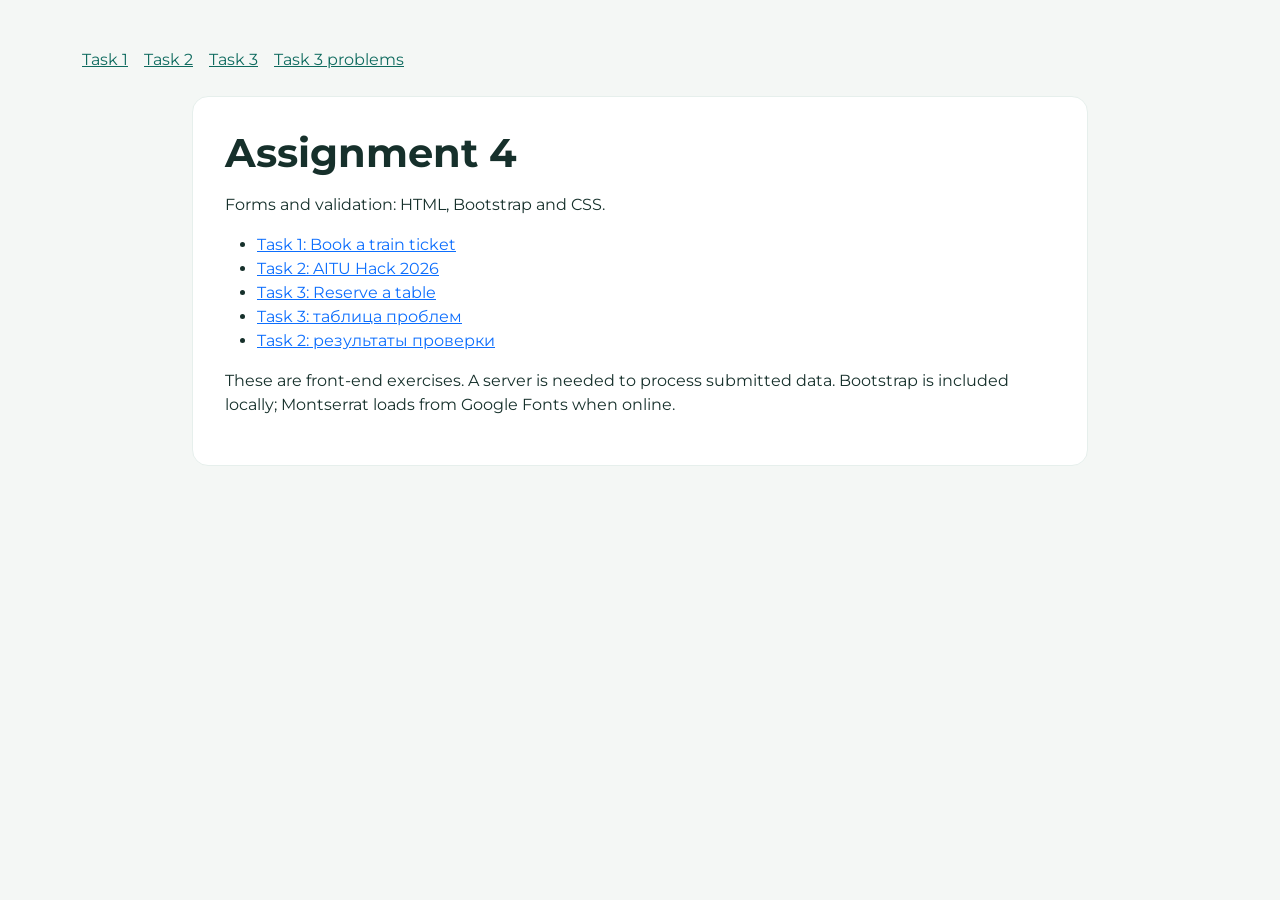
<file: Assignment4/index.html>
<!doctype html>
<html lang="en">
<head>
  <meta charset="UTF-8">
  <meta name="viewport" content="width=device-width, initial-scale=1">
  <title>Assignment 4</title>
  <link rel="stylesheet" href="bootstrap.min.css">
  <link rel="stylesheet" href="style.css">
</head>
<body class="">
  <main class="container py-4 py-md-5">
    <nav class="mb-4 d-flex flex-wrap gap-3" aria-label="Assignments">
      <a href="task1.html">Task 1</a>
      <a href="task2.html">Task 2</a>
      <a href="task3.html">Task 3</a>
      <a href="problems.html">Task 3 problems</a>
    </nav>
    <section class="assignment-panel">
      <h1>Assignment 4</h1>
      <p>Forms and validation: HTML, Bootstrap and CSS.</p>
      <ul><li><a href="task1.html">Task 1: Book a train ticket</a></li>
      <li><a href="task2.html">Task 2: AITU Hack 2026</a></li>
      <li><a href="task3.html">Task 3: Reserve a table</a></li>
      <li><a href="problems.html">Task 3: таблица проблем</a></li><li><a href="results.html">Task 2: результаты проверки</a></li></ul>
      <p>These are front-end exercises. A server is needed to process submitted data. Bootstrap is included locally; Montserrat loads from Google Fonts when online.</p>
    </section>
  </main>
</body>
</html>
</file>
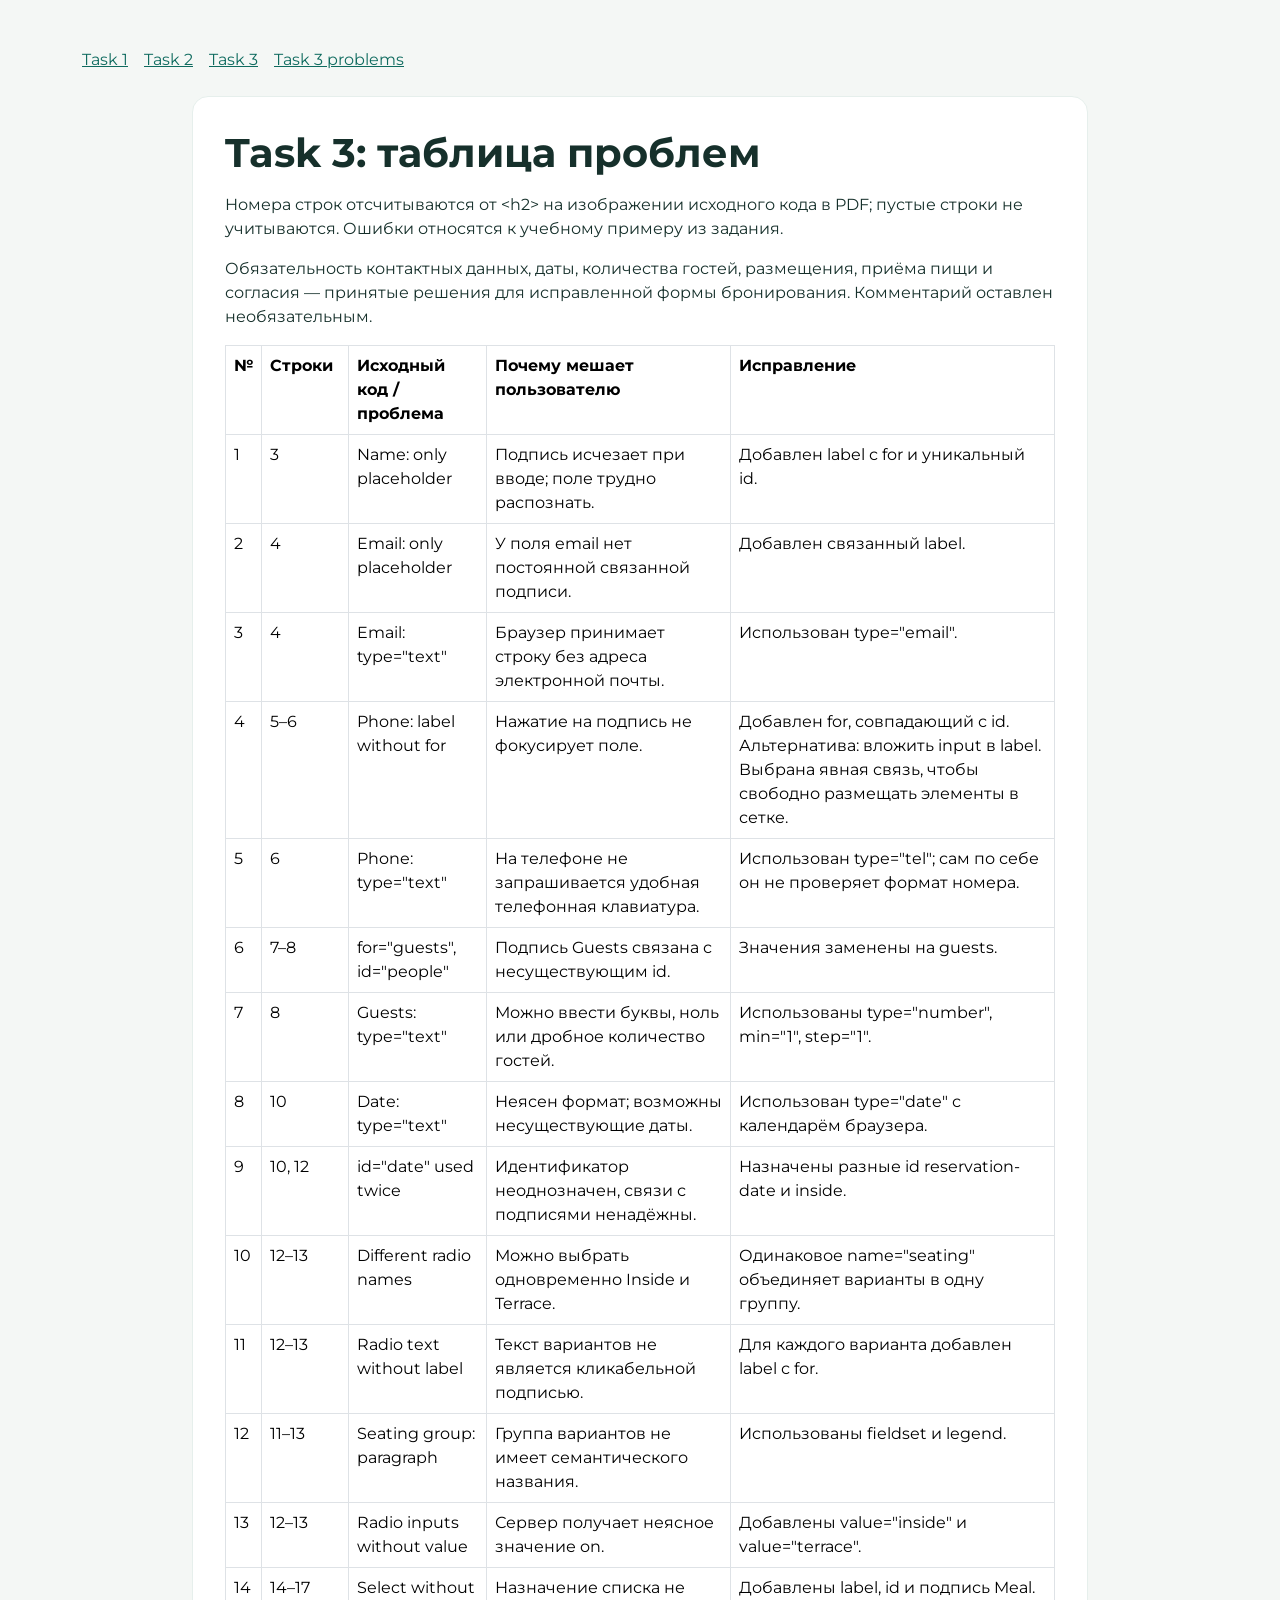
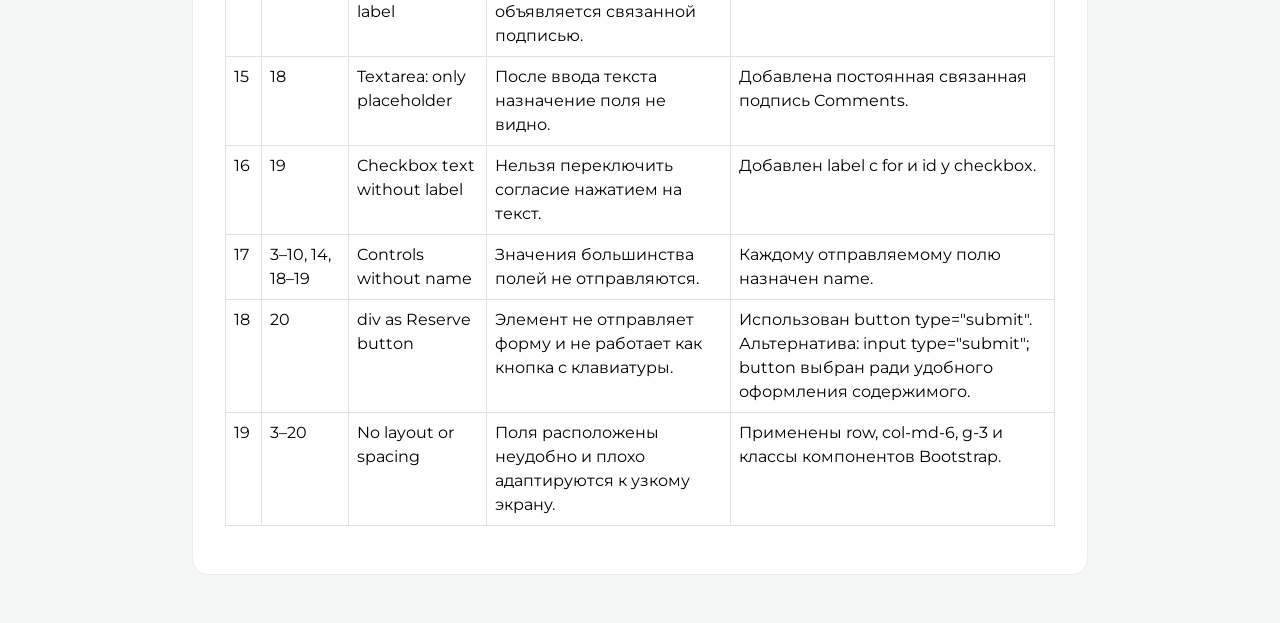
<file: Assignment4/problems.html>
<!doctype html>
<html lang="ru">
<head>
  <meta charset="UTF-8">
  <meta name="viewport" content="width=device-width, initial-scale=1">
  <title>Task 3 problems</title>
  <link rel="stylesheet" href="bootstrap.min.css">
  <link rel="stylesheet" href="style.css">
</head>
<body class="">
  <main class="container py-4 py-md-5">
    <nav class="mb-4 d-flex flex-wrap gap-3" aria-label="Assignments">
      <a href="task1.html">Task 1</a>
      <a href="task2.html">Task 2</a>
      <a href="task3.html">Task 3</a>
      <a href="problems.html">Task 3 problems</a>
    </nav>
    <section class="assignment-panel">
      <h1>Task 3: таблица проблем</h1>
      <p>Номера строк отсчитываются от &lt;h2&gt; на изображении исходного кода в PDF; пустые строки не учитываются. Ошибки относятся к учебному примеру из задания.</p>
      <p>Обязательность контактных данных, даты, количества гостей, размещения, приёма пищи и согласия — принятые решения для исправленной формы бронирования. Комментарий оставлен необязательным.</p>
      <div class="table-responsive">
        <table class="table table-bordered">
          <thead><tr><th>№</th><th>Строки</th><th>Исходный код / проблема</th><th>Почему мешает пользователю</th><th>Исправление</th></tr></thead>
          <tbody><tr><td>1</td><td>3</td><td>Name: only placeholder</td><td>Подпись исчезает при вводе; поле трудно распознать.</td><td>Добавлен label с for и уникальный id.</td></tr><tr><td>2</td><td>4</td><td>Email: only placeholder</td><td>У поля email нет постоянной связанной подписи.</td><td>Добавлен связанный label.</td></tr><tr><td>3</td><td>4</td><td>Email: type=&quot;text&quot;</td><td>Браузер принимает строку без адреса электронной почты.</td><td>Использован type=&quot;email&quot;.</td></tr><tr><td>4</td><td>5–6</td><td>Phone: label without for</td><td>Нажатие на подпись не фокусирует поле.</td><td>Добавлен for, совпадающий с id. Альтернатива: вложить input в label. Выбрана явная связь, чтобы свободно размещать элементы в сетке.</td></tr><tr><td>5</td><td>6</td><td>Phone: type=&quot;text&quot;</td><td>На телефоне не запрашивается удобная телефонная клавиатура.</td><td>Использован type=&quot;tel&quot;; сам по себе он не проверяет формат номера.</td></tr><tr><td>6</td><td>7–8</td><td>for=&quot;guests&quot;, id=&quot;people&quot;</td><td>Подпись Guests связана с несуществующим id.</td><td>Значения заменены на guests.</td></tr><tr><td>7</td><td>8</td><td>Guests: type=&quot;text&quot;</td><td>Можно ввести буквы, ноль или дробное количество гостей.</td><td>Использованы type=&quot;number&quot;, min=&quot;1&quot;, step=&quot;1&quot;.</td></tr><tr><td>8</td><td>10</td><td>Date: type=&quot;text&quot;</td><td>Неясен формат; возможны несуществующие даты.</td><td>Использован type=&quot;date&quot; с календарём браузера.</td></tr><tr><td>9</td><td>10, 12</td><td>id=&quot;date&quot; used twice</td><td>Идентификатор неоднозначен, связи с подписями ненадёжны.</td><td>Назначены разные id reservation-date и inside.</td></tr><tr><td>10</td><td>12–13</td><td>Different radio names</td><td>Можно выбрать одновременно Inside и Terrace.</td><td>Одинаковое name=&quot;seating&quot; объединяет варианты в одну группу.</td></tr><tr><td>11</td><td>12–13</td><td>Radio text without label</td><td>Текст вариантов не является кликабельной подписью.</td><td>Для каждого варианта добавлен label с for.</td></tr><tr><td>12</td><td>11–13</td><td>Seating group: paragraph</td><td>Группа вариантов не имеет семантического названия.</td><td>Использованы fieldset и legend.</td></tr><tr><td>13</td><td>12–13</td><td>Radio inputs without value</td><td>Сервер получает неясное значение on.</td><td>Добавлены value=&quot;inside&quot; и value=&quot;terrace&quot;.</td></tr><tr><td>14</td><td>14–17</td><td>Select without label</td><td>Назначение списка не объявляется связанной подписью.</td><td>Добавлены label, id и подпись Meal.</td></tr><tr><td>15</td><td>18</td><td>Textarea: only placeholder</td><td>После ввода текста назначение поля не видно.</td><td>Добавлена постоянная связанная подпись Comments.</td></tr><tr><td>16</td><td>19</td><td>Checkbox text without label</td><td>Нельзя переключить согласие нажатием на текст.</td><td>Добавлен label с for и id у checkbox.</td></tr><tr><td>17</td><td>3–10, 14, 18–19</td><td>Controls without name</td><td>Значения большинства полей не отправляются.</td><td>Каждому отправляемому полю назначен name.</td></tr><tr><td>18</td><td>20</td><td>div as Reserve button</td><td>Элемент не отправляет форму и не работает как кнопка с клавиатуры.</td><td>Использован button type=&quot;submit&quot;. Альтернатива: input type=&quot;submit&quot;; button выбран ради удобного оформления содержимого.</td></tr><tr><td>19</td><td>3–20</td><td>No layout or spacing</td><td>Поля расположены неудобно и плохо адаптируются к узкому экрану.</td><td>Применены row, col-md-6, g-3 и классы компонентов Bootstrap.</td></tr></tbody>
        </table>
      </div>
    </section>
  </main>
</body>
</html>
</file>
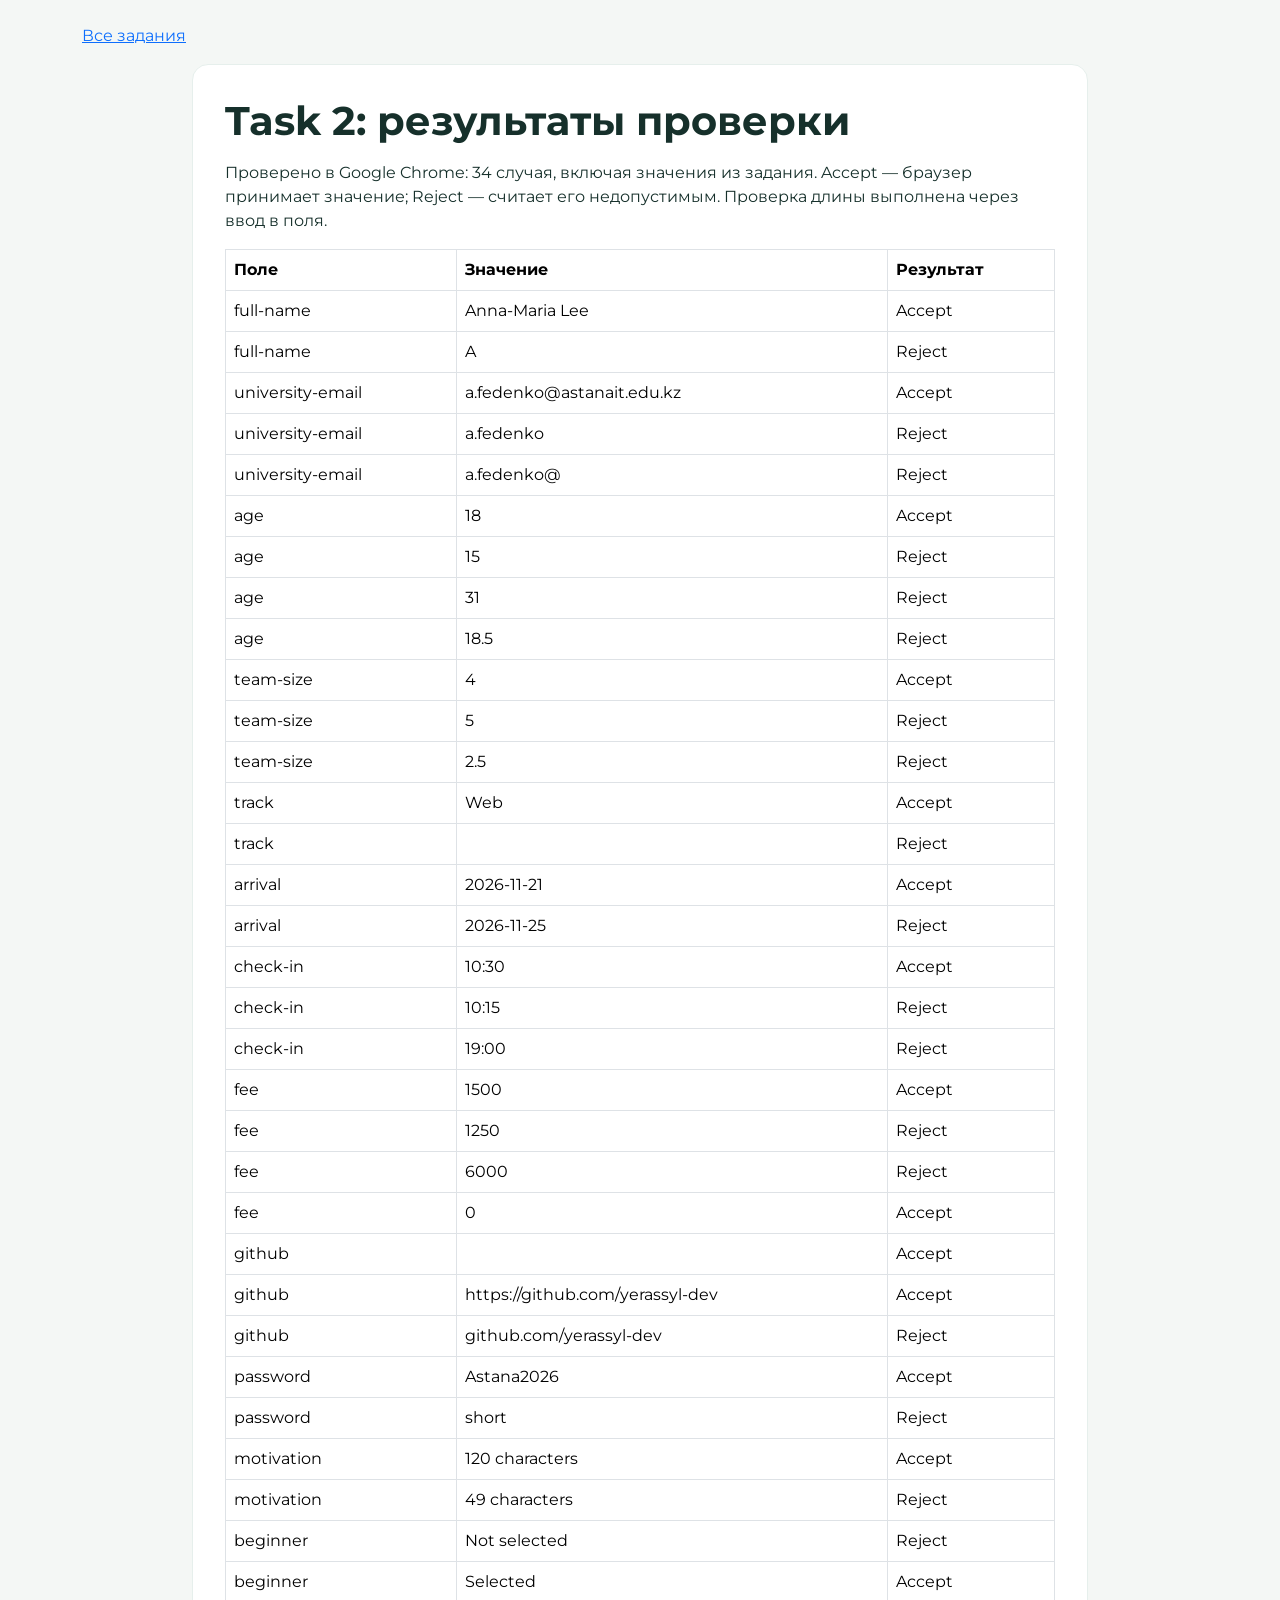
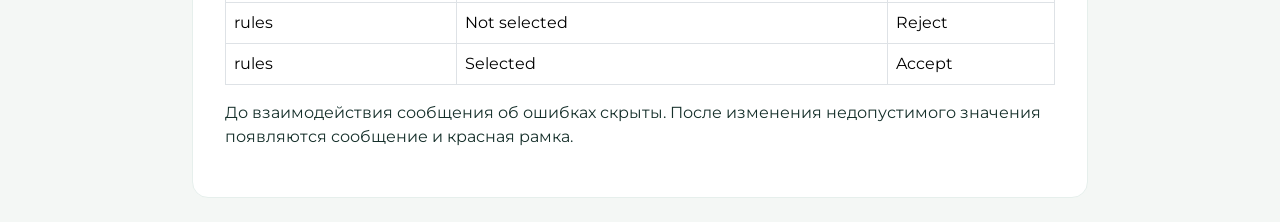
<file: Assignment4/results.html>
<!doctype html>
<html lang="ru">
<head>
<meta charset="UTF-8">
<meta name="viewport" content="width=device-width, initial-scale=1">
<title>Task 2: результаты проверки</title>
<link rel="stylesheet" href="bootstrap.min.css">
<link rel="stylesheet" href="style.css">
</head>
<body><main class="container py-4">
<a href="index.html">Все задания</a>
<section class="assignment-panel mt-3">
<h1>Task 2: результаты проверки</h1>
<p>Проверено в Google Chrome: 34 случая, включая значения из задания. Accept — браузер принимает значение; Reject — считает его недопустимым. Проверка длины выполнена через ввод в поля.</p>
<div class="table-responsive"><table class="table table-bordered"><thead><tr><th>Поле</th><th>Значение</th><th>Результат</th></tr></thead><tbody><tr><td>full-name</td><td>Anna-Maria Lee</td><td>Accept</td></tr><tr><td>full-name</td><td>A</td><td>Reject</td></tr><tr><td>university-email</td><td>a.fedenko@astanait.edu.kz</td><td>Accept</td></tr><tr><td>university-email</td><td>a.fedenko</td><td>Reject</td></tr><tr><td>university-email</td><td>a.fedenko@</td><td>Reject</td></tr><tr><td>age</td><td>18</td><td>Accept</td></tr><tr><td>age</td><td>15</td><td>Reject</td></tr><tr><td>age</td><td>31</td><td>Reject</td></tr><tr><td>age</td><td>18.5</td><td>Reject</td></tr><tr><td>team-size</td><td>4</td><td>Accept</td></tr><tr><td>team-size</td><td>5</td><td>Reject</td></tr><tr><td>team-size</td><td>2.5</td><td>Reject</td></tr><tr><td>track</td><td>Web</td><td>Accept</td></tr><tr><td>track</td><td></td><td>Reject</td></tr><tr><td>arrival</td><td>2026-11-21</td><td>Accept</td></tr><tr><td>arrival</td><td>2026-11-25</td><td>Reject</td></tr><tr><td>check-in</td><td>10:30</td><td>Accept</td></tr><tr><td>check-in</td><td>10:15</td><td>Reject</td></tr><tr><td>check-in</td><td>19:00</td><td>Reject</td></tr><tr><td>fee</td><td>1500</td><td>Accept</td></tr><tr><td>fee</td><td>1250</td><td>Reject</td></tr><tr><td>fee</td><td>6000</td><td>Reject</td></tr><tr><td>fee</td><td>0</td><td>Accept</td></tr><tr><td>github</td><td></td><td>Accept</td></tr><tr><td>github</td><td>https://github.com/yerassyl-dev</td><td>Accept</td></tr><tr><td>github</td><td>github.com/yerassyl-dev</td><td>Reject</td></tr><tr><td>password</td><td>Astana2026</td><td>Accept</td></tr><tr><td>password</td><td>short</td><td>Reject</td></tr><tr><td>motivation</td><td>120 characters</td><td>Accept</td></tr><tr><td>motivation</td><td>49 characters</td><td>Reject</td></tr><tr><td>beginner</td><td>Not selected</td><td>Reject</td></tr><tr><td>beginner</td><td>Selected</td><td>Accept</td></tr><tr><td>rules</td><td>Not selected</td><td>Reject</td></tr><tr><td>rules</td><td>Selected</td><td>Accept</td></tr></tbody></table></div>
<p>До взаимодействия сообщения об ошибках скрыты. После изменения недопустимого значения появляются сообщение и красная рамка.</p>
</section></main></body></html>
</file>
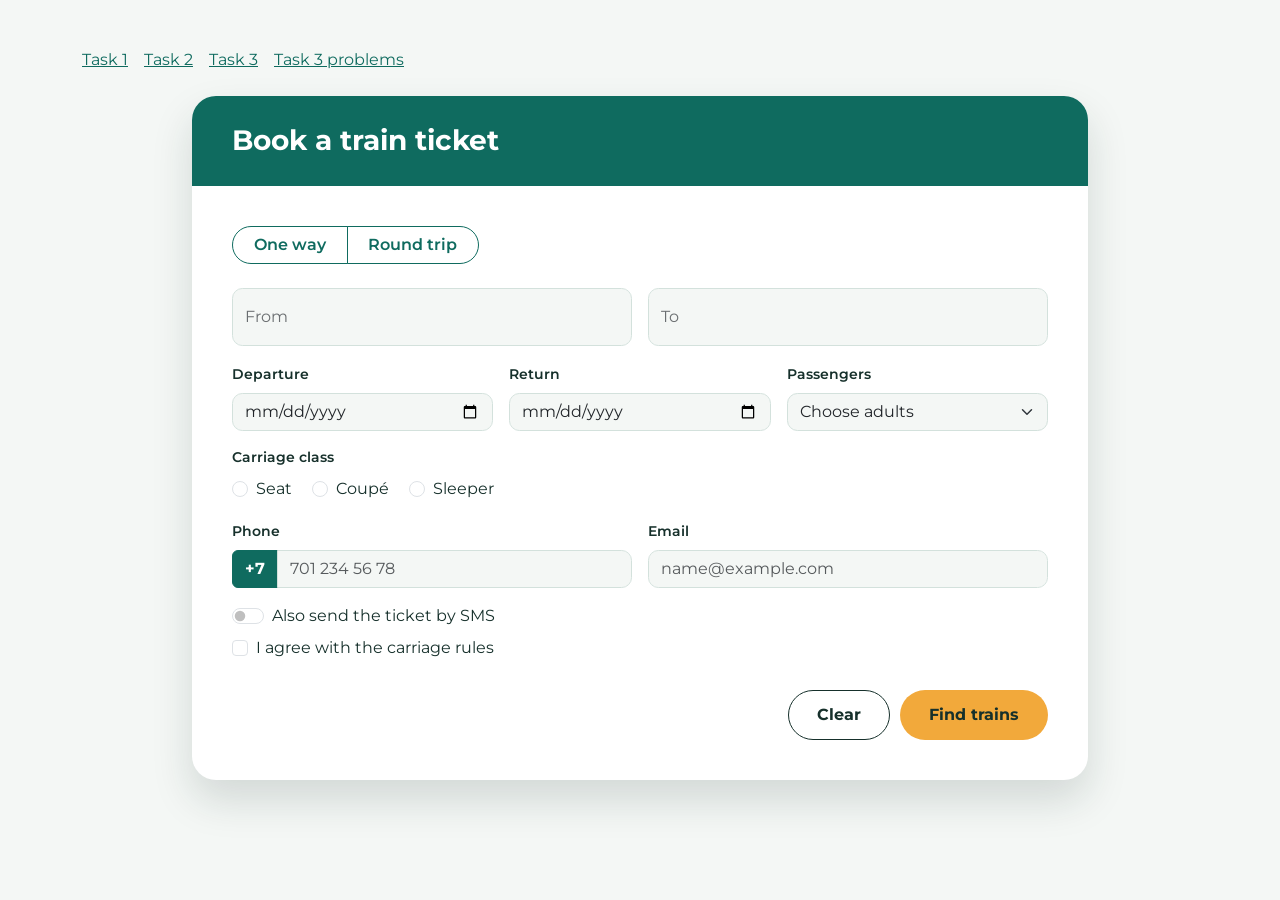
<file: Assignment4/task1.html>
<!doctype html>
<html lang="en">
<head>
  <meta charset="UTF-8">
  <meta name="viewport" content="width=device-width, initial-scale=1">
  <title>Book a train ticket</title>
  <link rel="stylesheet" href="bootstrap.min.css">
  <link rel="stylesheet" href="style.css">
</head>
<body class="ticket-page">
  <main class="container py-4 py-md-5">
    <nav class="mb-4 d-flex flex-wrap gap-3" aria-label="Assignments">
      <a href="task1.html">Task 1</a>
      <a href="task2.html">Task 2</a>
      <a href="task3.html">Task 3</a>
      <a href="problems.html">Task 3 problems</a>
    </nav>
    <section class="ticket">
      <header class="ticket-header"><h1>Book a train ticket</h1></header>
      <form class="ticket-body" action="task1.html" method="get">
        <fieldset class="mb-4">
          <legend class="visually-hidden">Trip type</legend>
          <div class="btn-group trip-type">
            <input class="btn-check" type="radio" name="trip" id="one-way" value="one-way">
            <label class="btn btn-outline-success" for="one-way">One way</label>
            <input class="btn-check" type="radio" name="trip" id="round-trip" value="round-trip">
            <label class="btn btn-outline-success" for="round-trip">Round trip</label>
          </div>
        </fieldset>
        <div class="row g-3">
          <div class="col-md-6">
            <div class="form-floating">
              <input type="text" class="form-control" id="from" name="from" placeholder="Astana" required>
              <label for="from">From</label>
            </div>
          </div>
          <div class="col-md-6">
            <div class="form-floating">
              <input type="text" class="form-control" id="to" name="to" placeholder="Almaty" required>
              <label for="to">To</label>
            </div>
          </div>
          <div class="col-md-4">
            <label class="form-label" for="departure">Departure</label>
            <input type="date" class="form-control" id="departure" name="departure" required>
          </div>
          <div class="col-md-4">
            <label class="form-label" for="return">Return</label>
            <input type="date" class="form-control" id="return" name="return">
          </div>
          <div class="col-md-4">
            <label class="form-label" for="passengers">Passengers</label>
            <select class="form-select" id="passengers" name="passengers" required>
              <option value="">Choose adults</option>
              <option value="1">1 adult</option><option value="2">2 adults</option>
              <option value="3">3 adults</option><option value="4">4 adults</option>
              <option value="5">5 adults</option><option value="6">6 adults</option>
            </select>
          </div>
          <div class="col-12">
            <fieldset>
              <legend class="form-label">Carriage class</legend>
              <div class="form-check form-check-inline">
                <input class="form-check-input" type="radio" name="carriage" id="seat" value="seat" required>
                <label class="form-check-label" for="seat">Seat</label>
              </div>
              <div class="form-check form-check-inline">
                <input class="form-check-input" type="radio" name="carriage" id="coupe" value="coupe" required>
                <label class="form-check-label" for="coupe">Coupé</label>
              </div>
              <div class="form-check form-check-inline">
                <input class="form-check-input" type="radio" name="carriage" id="sleeper" value="sleeper" required>
                <label class="form-check-label" for="sleeper">Sleeper</label>
              </div>
            </fieldset>
          </div>
          <div class="col-md-6">
            <label class="form-label" for="phone">Phone</label>
            <div class="input-group">
              <span class="input-group-text" id="phone-prefix">+7</span>
              <input class="form-control" type="tel" id="phone" name="phone" placeholder="701 234 56 78" autocomplete="tel-national" aria-describedby="phone-prefix" required>
            </div>
          </div>
          <div class="col-md-6">
            <label class="form-label" for="email">Email</label>
            <input class="form-control" type="email" id="email" name="email" placeholder="name@example.com" autocomplete="email" required>
          </div>
          <div class="col-12">
            <div class="form-check form-switch mb-2">
              <input class="form-check-input" type="checkbox" role="switch" id="sms" name="sms" value="yes">
              <label class="form-check-label" for="sms">Also send the ticket by SMS</label>
            </div>
            <div class="form-check">
              <input class="form-check-input" type="checkbox" id="agreement" name="agreement" value="accepted" required>
              <label class="form-check-label" for="agreement">I agree with the carriage rules</label>
            </div>
          </div>
          <div class="col-12 ticket-actions">
            <button class="btn clear-button" type="reset">Clear</button>
            <button class="btn find-button" type="submit">Find trains</button>
          </div>
        </div>
      </form>
    </section>
  </main>
</body>
</html>
</file>
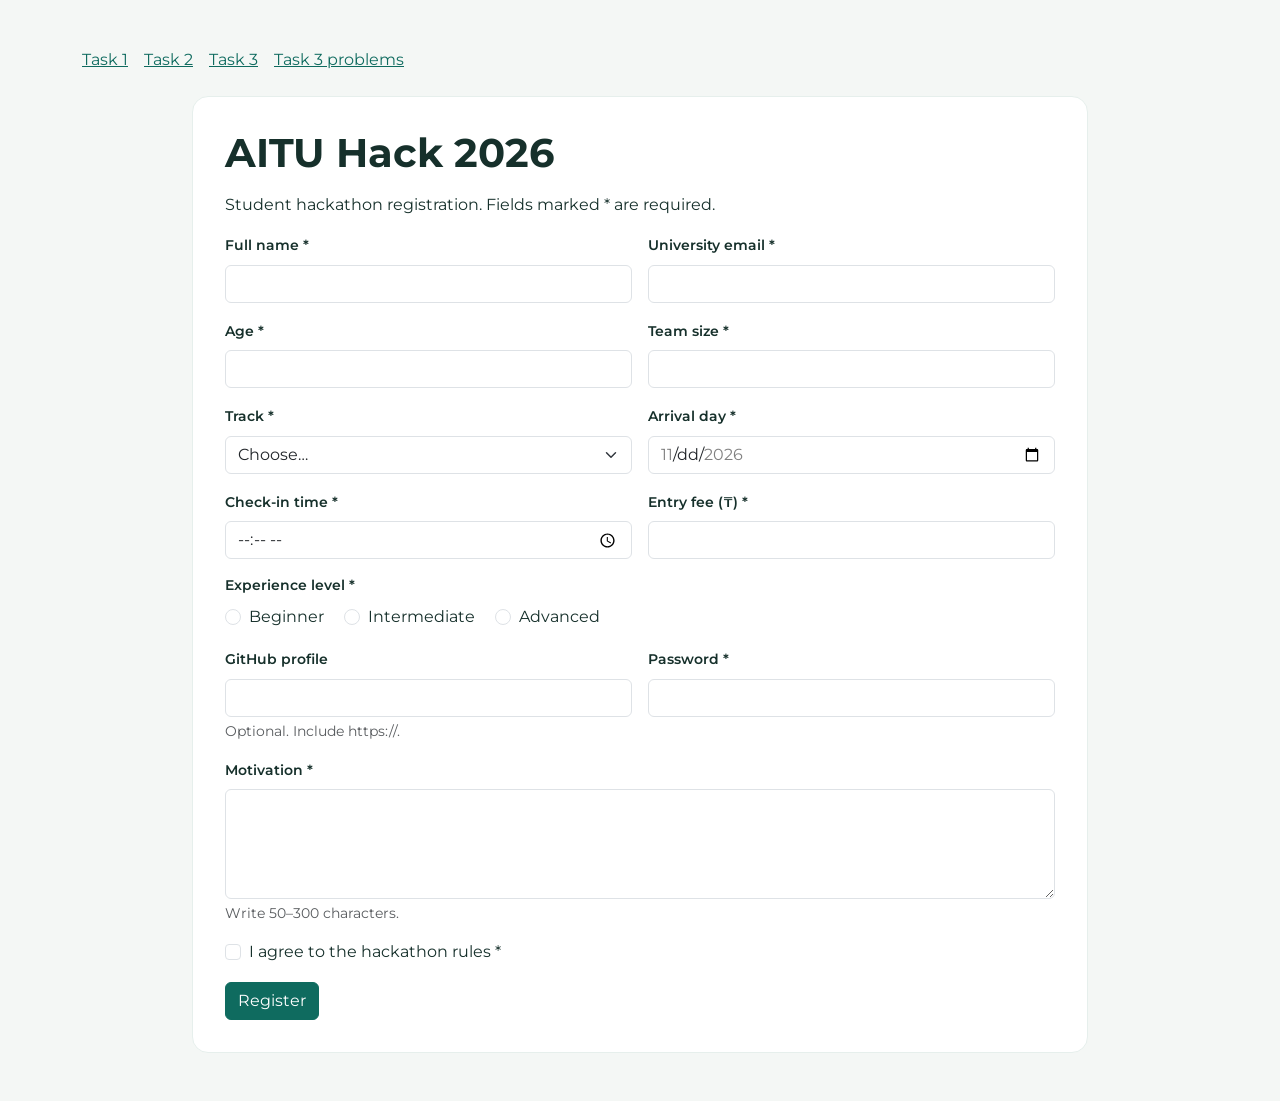
<file: Assignment4/task2.html>
<!doctype html>
<html lang="en">
<head>
  <meta charset="UTF-8">
  <meta name="viewport" content="width=device-width, initial-scale=1">
  <title>AITU Hack 2026</title>
  <link rel="stylesheet" href="bootstrap.min.css">
  <link rel="stylesheet" href="style.css">
</head>
<body class="">
  <main class="container py-4 py-md-5">
    <nav class="mb-4 d-flex flex-wrap gap-3" aria-label="Assignments">
      <a href="task1.html">Task 1</a>
      <a href="task2.html">Task 2</a>
      <a href="task3.html">Task 3</a>
      <a href="problems.html">Task 3 problems</a>
    </nav>
    <section class="assignment-panel">
      <h1>AITU Hack 2026</h1>
      <p>Student hackathon registration. Fields marked * are required.</p>
      <form class="validation-form" action="task2.html" method="post">
        <div class="row g-3"><div class="col-md-6">
          <label class="form-label" for="full-name">Full name *</label>
          <input class="form-control" type="text" id="full-name" name="full-name" required minlength="2" maxlength="40" autocomplete="name" aria-describedby="full-name-error">
          
          <div class="invalid-feedback" id="full-name-error">Enter 2–40 characters.</div>
        </div>
<div class="col-md-6">
          <label class="form-label" for="university-email">University email *</label>
          <input class="form-control" type="email" id="university-email" name="university-email" required autocomplete="email" aria-describedby="university-email-error">
          
          <div class="invalid-feedback" id="university-email-error">Enter a valid email address.</div>
        </div>
<div class="col-md-6">
          <label class="form-label" for="age">Age *</label>
          <input class="form-control" type="number" id="age" name="age" required min="16" max="30" step="1" aria-describedby="age-error">
          
          <div class="invalid-feedback" id="age-error">Enter a whole number from 16 to 30.</div>
        </div>
<div class="col-md-6">
          <label class="form-label" for="team-size">Team size *</label>
          <input class="form-control" type="number" id="team-size" name="team-size" required min="1" max="4" step="1" aria-describedby="team-size-error">
          
          <div class="invalid-feedback" id="team-size-error">Enter a whole number from 1 to 4.</div>
        </div>
<div class="col-md-6">
          <label class="form-label" for="track">Track *</label>
          <select class="form-select" id="track" name="track" required aria-describedby="track-error">
            <option value="">Choose…</option>
            <option value="Web">Web</option><option value="Mobile">Mobile</option>
            <option value="AI">AI</option><option value="GameDev">GameDev</option>
          </select>
          <div class="invalid-feedback" id="track-error">Choose a track.</div>
        </div>
<div class="col-md-6">
          <label class="form-label" for="arrival">Arrival day *</label>
          <input class="form-control" type="date" id="arrival" name="arrival" required min="2026-11-20" max="2026-11-22" aria-describedby="arrival-error">
          
          <div class="invalid-feedback" id="arrival-error">Choose 20–22 November 2026.</div>
        </div>
<div class="col-md-6">
          <label class="form-label" for="check-in">Check-in time *</label>
          <input class="form-control" type="time" id="check-in" name="check-in" required min="09:00" max="18:00" step="1800" aria-describedby="check-in-error">
          
          <div class="invalid-feedback" id="check-in-error">Choose a time from 09:00 to 18:00 in 30-minute steps.</div>
        </div>
<div class="col-md-6">
          <label class="form-label" for="fee">Entry fee (₸) *</label>
          <input class="form-control" type="number" id="fee" name="fee" required min="0" max="5000" step="500" aria-describedby="fee-error">
          
          <div class="invalid-feedback" id="fee-error">Enter 0–5000 ₸ in steps of 500 ₸.</div>
        </div>
<div class="col-12">
          <fieldset class="experience-group" aria-describedby="experience-error">
            <legend class="form-label">Experience level *</legend>
            <div class="form-check form-check-inline">
              <input class="form-check-input" type="radio" name="experience" id="beginner" value="beginner" required>
              <label class="form-check-label" for="beginner">Beginner</label>
            </div>
            <div class="form-check form-check-inline">
              <input class="form-check-input" type="radio" name="experience" id="intermediate" value="intermediate" required>
              <label class="form-check-label" for="intermediate">Intermediate</label>
            </div>
            <div class="form-check form-check-inline">
              <input class="form-check-input" type="radio" name="experience" id="advanced" value="advanced" required>
              <label class="form-check-label" for="advanced">Advanced</label>
            </div>
            <div class="invalid-feedback" id="experience-error">Choose your experience level.</div>
          </fieldset>
        </div>
<div class="col-md-6">
          <label class="form-label" for="github">GitHub profile</label>
          <input class="form-control" type="url" id="github" name="github"  aria-describedby="github-error github-help">
          <div class="form-text" id="github-help">Optional. Include https://.</div>
          <div class="invalid-feedback" id="github-error">Enter a full URL, for example https://github.com/your-name.</div>
        </div>
<div class="col-md-6">
          <label class="form-label" for="password">Password *</label>
          <input class="form-control" type="password" id="password" name="password" required minlength="8" maxlength="20" autocomplete="new-password" aria-describedby="password-error">
          
          <div class="invalid-feedback" id="password-error">Use 8–20 characters.</div>
        </div>
<div class="col-12">
          <label class="form-label" for="motivation">Motivation *</label>
          <textarea class="form-control" id="motivation" name="motivation" rows="4" required minlength="50" maxlength="300" aria-describedby="motivation-help motivation-error"></textarea>
          <div class="form-text" id="motivation-help">Write 50–300 characters.</div>
          <div class="invalid-feedback" id="motivation-error">Write 50–300 characters.</div>
        </div>
        <div class="col-12">
          <div class="form-check">
            <input class="form-check-input" type="checkbox" id="rules" name="rules" value="accepted" required aria-describedby="rules-error">
            <label class="form-check-label" for="rules">I agree to the hackathon rules *</label>
            <div class="invalid-feedback" id="rules-error">Accept the rules to register.</div>
          </div>
        </div>
          <div class="col-12"><button class="btn btn-success" type="submit">Register</button></div>
        </div>
      </form>
    </section>
  </main>
</body>
</html>
</file>
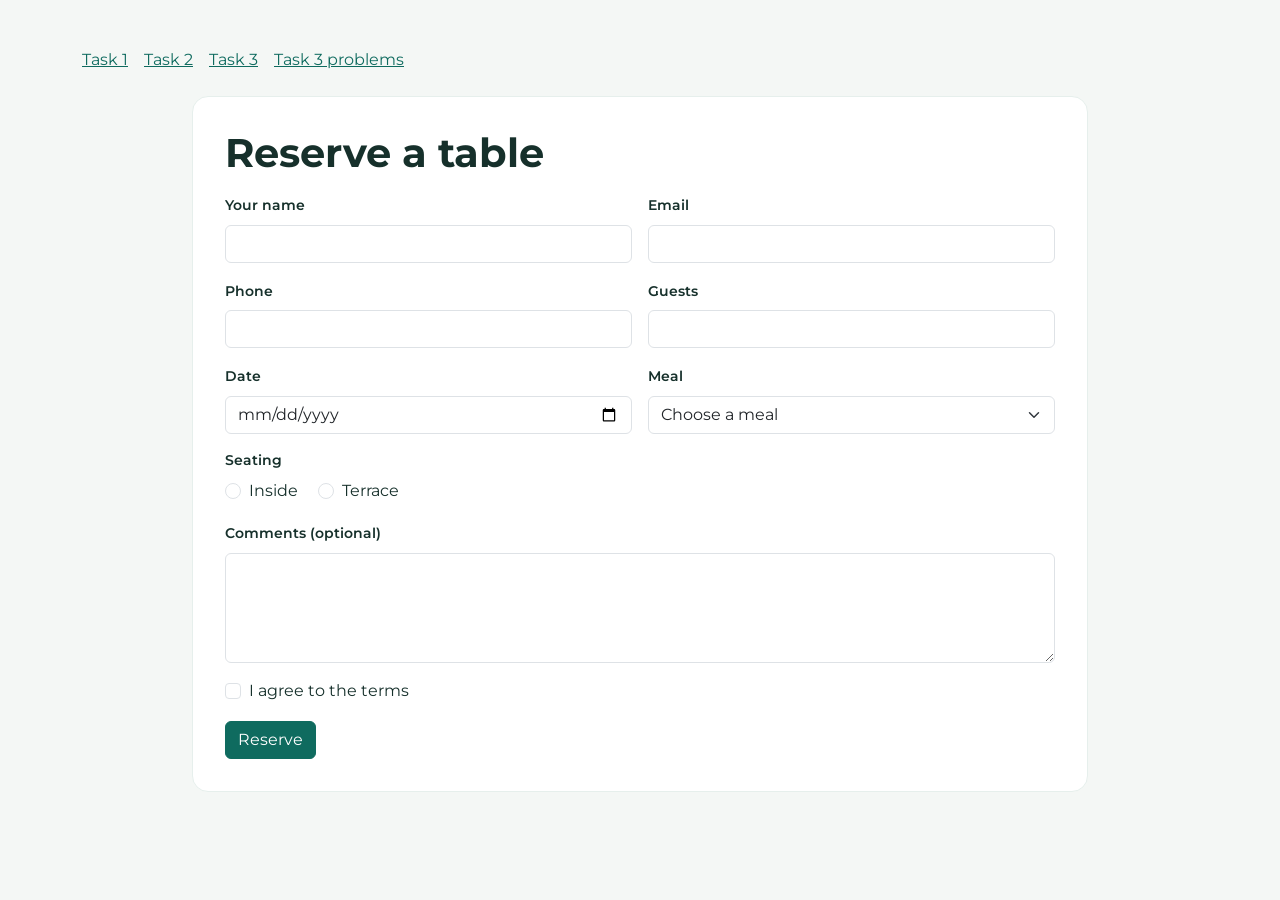
<file: Assignment4/task3.html>
<!doctype html>
<html lang="en">
<head>
  <meta charset="UTF-8">
  <meta name="viewport" content="width=device-width, initial-scale=1">
  <title>Reserve a table</title>
  <link rel="stylesheet" href="bootstrap.min.css">
  <link rel="stylesheet" href="style.css">
</head>
<body class="">
  <main class="container py-4 py-md-5">
    <nav class="mb-4 d-flex flex-wrap gap-3" aria-label="Assignments">
      <a href="task1.html">Task 1</a>
      <a href="task2.html">Task 2</a>
      <a href="task3.html">Task 3</a>
      <a href="problems.html">Task 3 problems</a>
    </nav>
    <section class="assignment-panel">
      <h1>Reserve a table</h1>
      <form action="task3.html" method="get">
        <div class="row g-3">
          <div class="col-md-6">
            <label class="form-label" for="guest-name">Your name</label>
            <input class="form-control" type="text" id="guest-name" name="guest-name" autocomplete="name" required>
          </div>
          <div class="col-md-6">
            <label class="form-label" for="guest-email">Email</label>
            <input class="form-control" type="email" id="guest-email" name="email" autocomplete="email" required>
          </div>
          <div class="col-md-6">
            <label class="form-label" for="guest-phone">Phone</label>
            <input class="form-control" type="tel" id="guest-phone" name="phone" autocomplete="tel" required>
          </div>
          <div class="col-md-6">
            <label class="form-label" for="guests">Guests</label>
            <input class="form-control" type="number" id="guests" name="guests" min="1" step="1" required>
          </div>
          <div class="col-md-6">
            <label class="form-label" for="reservation-date">Date</label>
            <input class="form-control" type="date" id="reservation-date" name="date" required>
          </div>
          <div class="col-md-6">
            <label class="form-label" for="meal">Meal</label>
            <select class="form-select" id="meal" name="meal" required>
              <option value="">Choose a meal</option>
              <option value="lunch">Lunch</option>
              <option value="dinner">Dinner</option>
            </select>
          </div>
          <div class="col-12">
            <fieldset>
              <legend class="form-label">Seating</legend>
              <div class="form-check form-check-inline">
                <input class="form-check-input" type="radio" name="seating" id="inside" value="inside" required>
                <label class="form-check-label" for="inside">Inside</label>
              </div>
              <div class="form-check form-check-inline">
                <input class="form-check-input" type="radio" name="seating" id="terrace" value="terrace" required>
                <label class="form-check-label" for="terrace">Terrace</label>
              </div>
            </fieldset>
          </div>
          <div class="col-12">
            <label class="form-label" for="comments">Comments (optional)</label>
            <textarea class="form-control" id="comments" name="comments" rows="4"></textarea>
          </div>
          <div class="col-12">
            <div class="form-check">
              <input class="form-check-input" type="checkbox" id="terms" name="terms" value="accepted" required>
              <label class="form-check-label" for="terms">I agree to the terms</label>
            </div>
          </div>
          <div class="col-12"><button class="btn btn-success" type="submit">Reserve</button></div>
        </div>
      </form>
    </section>
  </main>
</body>
</html>
</file>
<file: Assignment4/style.css>
@import url('https://fonts.googleapis.com/css2?family=Montserrat:wght@400;500;600;700&display=swap');

:root {
  --green: #0f6b5f;
  --yellow: #f2a93b;
  --ink: #16302b;
  --background: #f4f7f5;
  --border: #e6efec;
}

body {
  background: var(--background);
  color: var(--ink);
  font-family: 'Montserrat', sans-serif;
}

nav a { color: var(--green); }
.ticket, .assignment-panel { max-width: 56rem; margin-inline: auto; }
.ticket { background: white; border-radius: 1.5rem; box-shadow: 0 1.25rem 2.5rem #16302b26; overflow: hidden; }
.ticket-header { background: var(--green); color: white; padding: 1.75rem 2.5rem; }
.ticket-header h1 { font-size: 1.75rem; font-weight: 700; margin: 0; }
.ticket-body { padding: 2.5rem; }
.ticket .form-control, .ticket .form-select { background-color: var(--background); border-color: #d3e1dc; border-radius: .65rem; }
.form-label { font-size: .9rem; font-weight: 600; }
legend.form-label { float: none; width: auto; }
.form-check-input:checked { background-color: var(--green); border-color: var(--green); }
.form-check-input:focus, .form-control:focus, .form-select:focus { border-color: var(--green); box-shadow: 0 0 0 .2rem #0f6b5f33; }
.ticket .input-group-text { background: var(--green); color: white; font-weight: 700; border-color: var(--green); }
.trip-type .btn { border-color: var(--green); color: var(--green); padding-inline: 1.3rem; font-weight: 600; }
.trip-type .btn:first-of-type { border-radius: 2rem 0 0 2rem; }
.trip-type .btn:last-of-type { border-radius: 0 2rem 2rem 0; }
.trip-type .btn-check:checked + .btn { background: var(--green); border-color: var(--green); color: white; }
.ticket-actions { display: flex; justify-content: flex-end; gap: .65rem; margin-top: 1.75rem; }
.ticket-actions .btn { border-radius: 2rem; padding: .75rem 1.75rem; font-weight: 700; }
.clear-button { border: 1px solid var(--ink); color: var(--ink); }
.clear-button:hover { background: var(--border); border-color: var(--ink); }
.find-button { background: var(--yellow); color: var(--ink); }
.find-button:hover { background: #e69b2c; }
.assignment-panel { background: white; border: 1px solid var(--border); border-radius: 1rem; padding: 2rem; }
.assignment-panel h1 { font-weight: 700; margin-bottom: 1rem; }
.btn-success { --bs-btn-bg: var(--green); --bs-btn-border-color: var(--green); }
.validation-form :is(input, select, textarea):user-invalid { border-color: #b02a37; }
.validation-form :is(input, select, textarea):user-valid { border-color: var(--green); }
.validation-form :is(input, select, textarea):user-invalid ~ .invalid-feedback,
.experience-group:has(input:user-invalid) > .invalid-feedback { display: block; }
.validation-form .invalid-feedback { color: #b02a37; }
.table td, .table th { vertical-align: top; }
code { overflow-wrap: anywhere; }

@media (max-width: 767.98px) {
  .ticket-header { padding: 1.25rem; }
  .ticket-header h1 { font-size: 1.2rem; }
  .ticket-body { padding: 1.25rem; }
  .ticket-actions { flex-direction: column-reverse; }
  .ticket-actions .btn { width: 100%; }
  .assignment-panel { padding: 1.25rem; }
}
</file>
